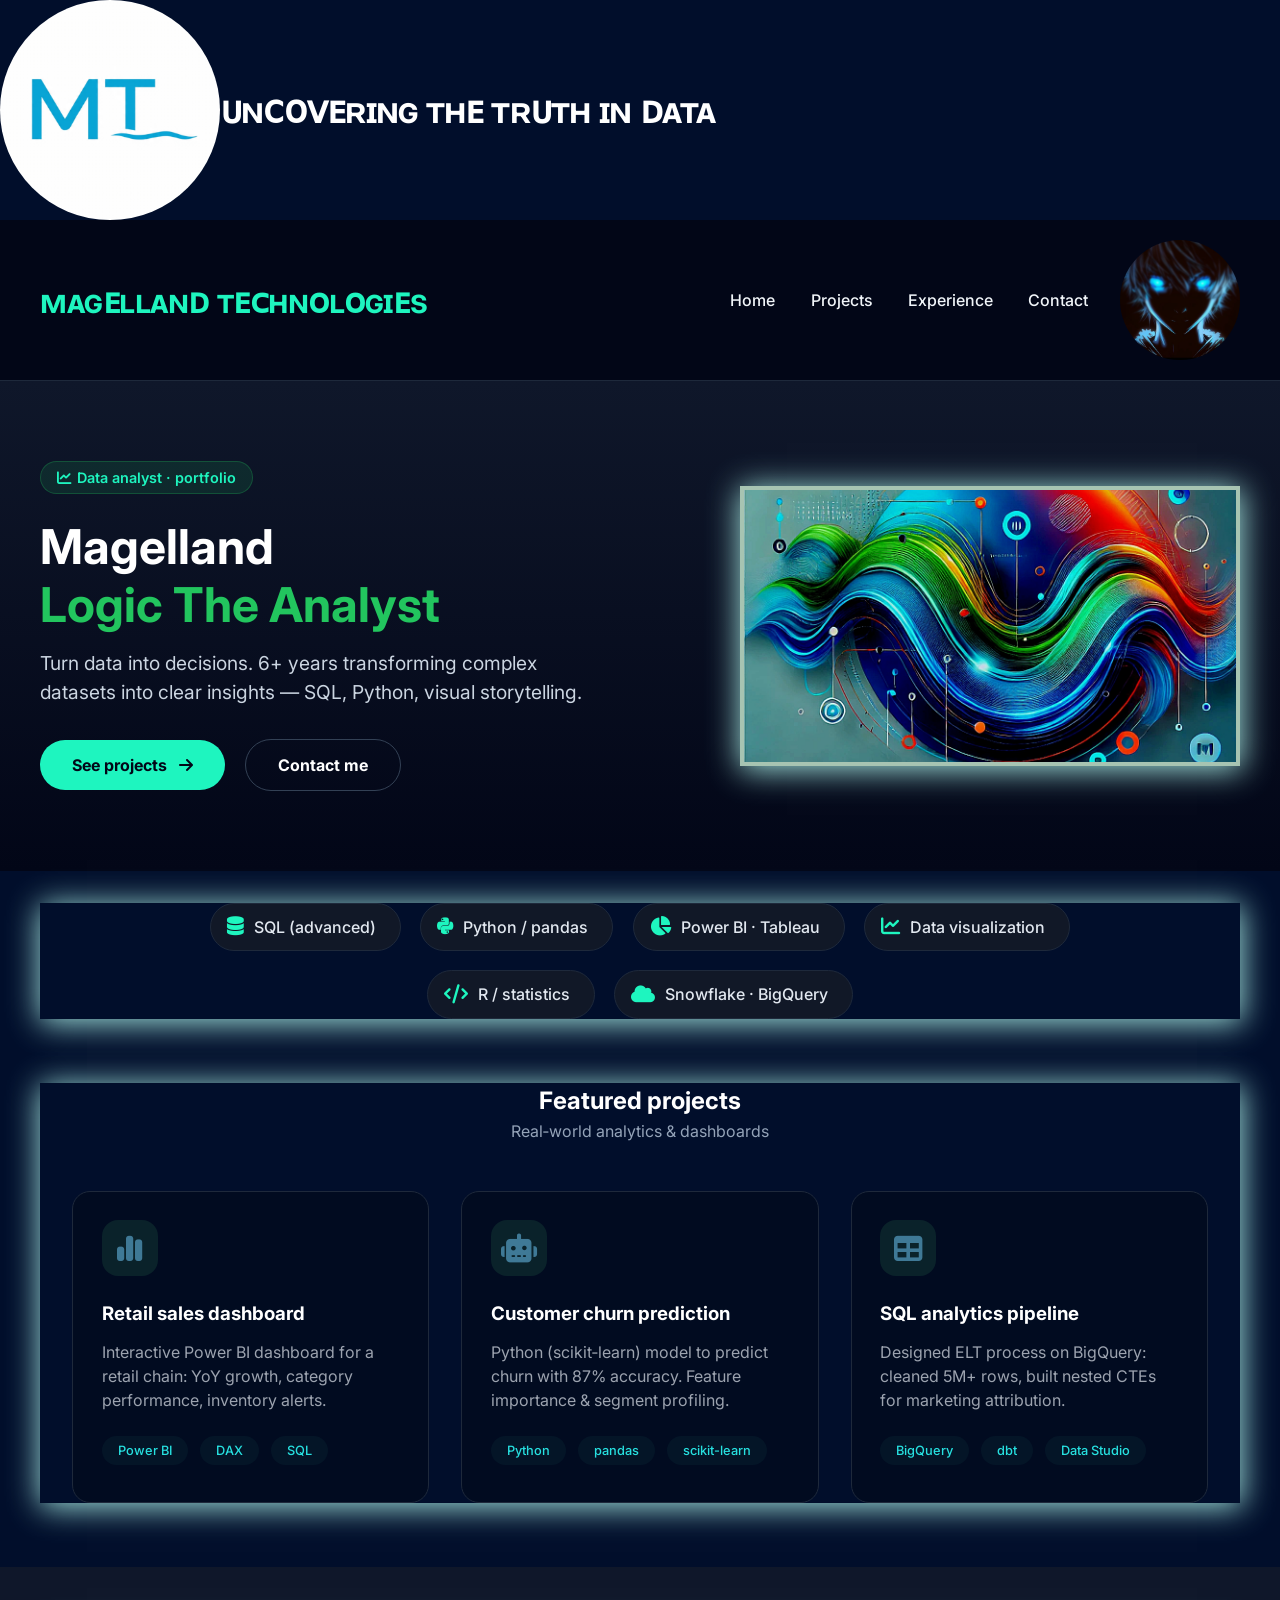
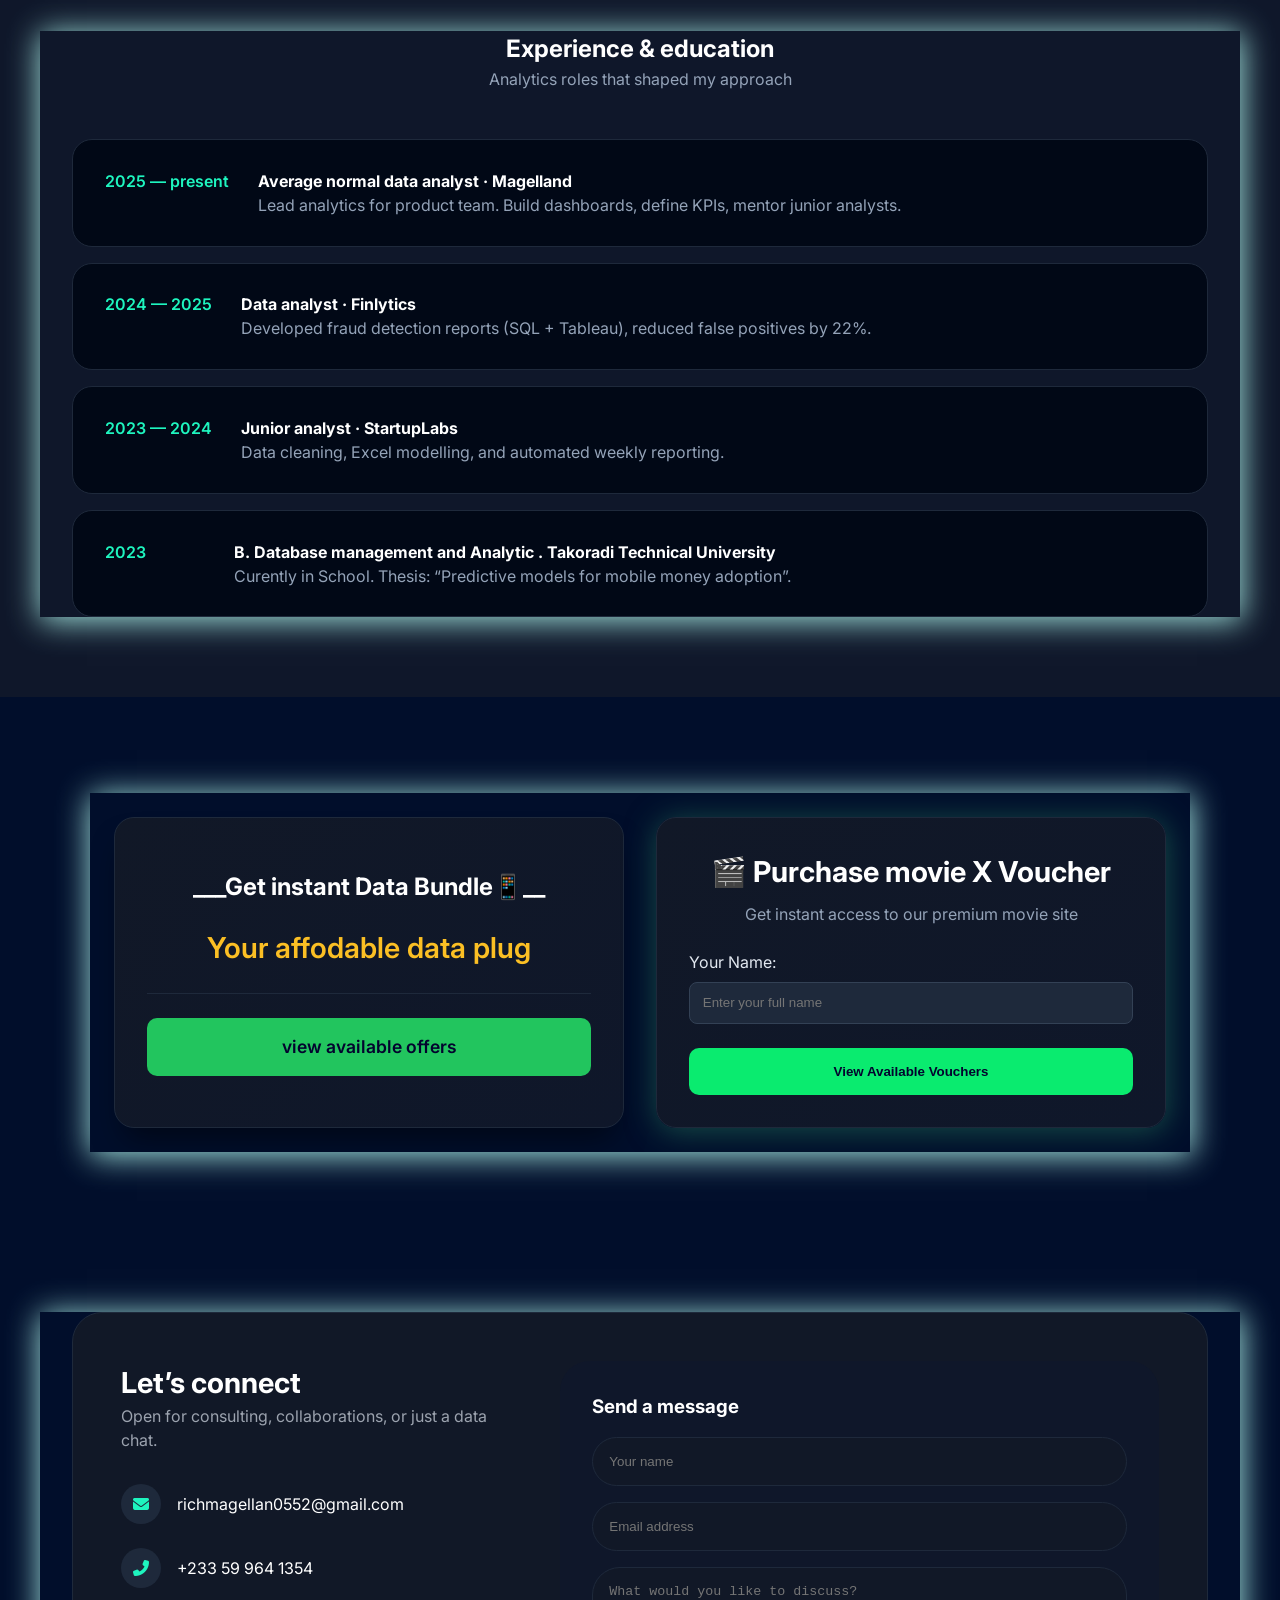
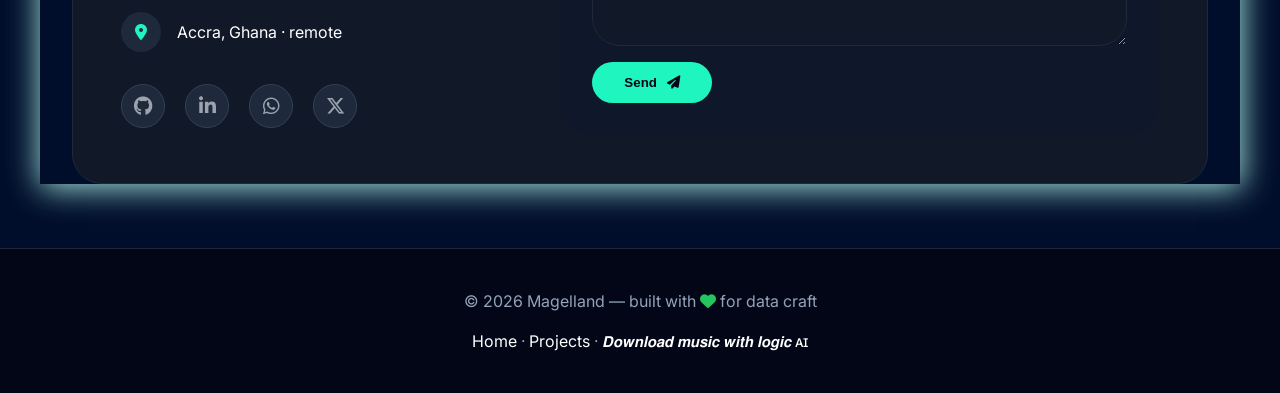
<file: index.html>
<!DOCTYPE html>
<html lang="en">
<head>
  <meta charset="UTF-8">
  <meta name="viewport" content="width=device-width, initial-scale=1.0">
  <title>Magelland · data portfolio</title>
  <!-- Font Awesome 6 (free) + Google Fonts (Inter) -->
  <link rel="stylesheet" href="https://cdnjs.cloudflare.com/ajax/libs/font-awesome/6.5.0/css/all.min.css">
  <link href="https://fonts.googleapis.com/css2?family=Inter:opsz,wght@14..32,400;14..32,500;14..32,600;14..32,700&display=swap" rel="stylesheet">
  <link rel="stylesheet" href="style.css">
  
   
</head>
 <div class="top-left-logo">
      <img src="bb.jpeg" alt="Magelland logo square">
      
  <div>
  <h1 class="custom-heading"><center>ᴜɴᴄᴏᴠᴇʀɪɴɢ ᴛʜᴇ ᴛʀᴜᴛʜ ɪɴ ᴅᴀᴛᴀ</center></h1>
</div>
    </div>
 
      <!-- left side brand (optional) -->
  
<body>
 
<!-- HEADER: with logo image at TOP RIGHT corner -->
<header>
   
  <p class="brand"><span> ᴍᴀɢᴇʟʟᴀɴᴅ ᴛᴇᴄʜɴᴏʟᴏɢɪᴇs</span></p>   <!-- left side brand (optional) -->
  <div style="display: flex; align-items: center;">
    <nav>
      <ul>
        <li><a href="#home">Home</a></li>
        <li><a href="#work">Projects</a></li>
        <li><a href="#experience">Experience</a></li>
        <li><a href="#contact">Contact</a></li>
      </ul>
    </nav>
    <!-- top‑right logo image (right angle) -->
    <div class="top-right-logo">
      <img src="da.jpg" alt="Magelland logo square">
    </div>
     
  </div>
</header>

<!-- HERO section with right‑angle profile image -->
<section id="home" class="hero">
  <div class="hero-grid">
    <div class="hero-content">
      <span class="badge"><i class="fas fa-chart-line" style="margin-right: 6px;"></i>Data analyst · portfolio</span>
      <h1>Magelland<br><span style="color: #22c55e;">Logic The Analyst</span></h1>
      <p class="subhead">Turn data into decisions. 6+ years transforming complex datasets into clear insights — SQL, Python, visual storytelling.</p>
      <div>
        <a href="#work" class="btn">See projects <i class="fas fa-arrow-right" style="margin-left: 8px;"></i></a>
        <a href="#contact" class="btn btn-outline">Contact me</a>
      </div>
    </div>
    <div class="hero-image">
      <div class="profile-pic">
        <!-- profile image (right‑angle square) -->
        <img src="dd.jpg" alt="Famous Sesebe profile square">
      </div>
    </div>
  </div>
</section>

<!-- SKILLS (dark chip style) -->
<section style="padding: 2rem 2rem 0;">
  <div class="container">
    <div class="skills-grid">
      <span class="skill-item"><i class="fas fa-database"></i> SQL (advanced)</span>
      <span class="skill-item"><i class="fab fa-python"></i> Python / pandas</span>
      <span class="skill-item"><i class="fas fa-chart-pie"></i> Power BI · Tableau</span>
      <span class="skill-item"><i class="fas fa-chart-line"></i> Data visualization</span>
      <span class="skill-item"><i class="fas fa-code"></i> R / statistics</span>
      <span class="skill-item"><i class="fas fa-cloud"></i> Snowflake · BigQuery</span>
    </div>
  </div>
</section>

<!-- PROJECTS -->
<section id="work">
  <div class="container">
    <div class="section-title">
      <h2 style="color:white;">Featured projects</h2>
      <p>Real‑world analytics & dashboards</p>
    </div>
    <div class="projects-grid">
      <div class="project-card">
        <div class="project-icon"><i class="fas fa-chart-simple"></i></div>
        <h3>Retail sales dashboard</h3>
        <p>Interactive Power BI dashboard for a retail chain: YoY growth, category performance, inventory alerts.</p>
        <span class="tech-tag">Power BI</span>
        <span class="tech-tag">DAX</span>
        <span class="tech-tag">SQL</span>
      </div>
      <div class="project-card">
        <div class="project-icon"><i class="fas fa-robot"></i></div>
        <h3>Customer churn prediction</h3>
        <p>Python (scikit‑learn) model to predict churn with 87% accuracy. Feature importance & segment profiling.</p>
        <span class="tech-tag">Python</span>
        <span class="tech-tag">pandas</span>
        <span class="tech-tag">scikit-learn</span>
      </div>
      <div class="project-card">
        <div class="project-icon"><i class="fas fa-table"></i></div>
        <h3>SQL analytics pipeline</h3>
        <p>Designed ELT process on BigQuery: cleaned 5M+ rows, built nested CTEs for marketing attribution.</p>
        <span class="tech-tag">BigQuery</span>
        <span class="tech-tag">dbt</span>
        <span class="tech-tag">Data Studio</span>
      </div>
    </div>
  </div>
</section>

<!-- EXPERIENCE -->
<section id="experience" class="section-alt">
  <div class="container">
    <div class="section-title">
      <h2 style="color:white;">Experience & education</h2>
      <p>Analytics roles that shaped my approach</p>
    </div>
    <div class="exp-item">
      <div class="exp-year">2025 — present</div>
      <div class="exp-detail">
        <h4>Average normal data analyst · Magelland</h4>
        <p>Lead analytics for product team. Build dashboards, define KPIs, mentor junior analysts.</p>
      </div>
    </div>
    <div class="exp-item">
      <div class="exp-year">2024 — 2025</div>
      <div class="exp-detail">
        <h4>Data analyst · Finlytics</h4>
        <p>Developed fraud detection reports (SQL + Tableau), reduced false positives by 22%.</p>
      </div>
    </div>
    <div class="exp-item">
      <div class="exp-year">2023 — 2024</div>
      <div class="exp-detail">
        <h4>Junior analyst · StartupLabs</h4>
        <p>Data cleaning, Excel modelling, and automated weekly reporting.</p>
      </div>
    </div>
    <div class="exp-item">
      <div class="exp-year">2023</div>
      <div class="exp-detail">
        <h4>B. Database management and Analytic . Takoradi Technical University</h4>
        <p>Curently in School. Thesis: “Predictive models for mobile money adoption”.</p>
      </div>
    </div>
  </div>
</section>

<section>
    <div class="combined-container">
        <!-- Left side: Data Card -->
        <div class="data-card">
            <h3>___Get instant Data Bundle📱__</h3>
            <div class="data-price"> </div>
            <div class="data-amount">Your affodable data plug</div>
            <p class="data-validity"></p>
            
            
            <a href="https://apisolution.net/agent?ref=100227" class="data-btn" target="_blank">
                view available offers
            </a>
        </div>
        
        <!-- Right side: Form -->
        <div class="voucher-container">
            <h1>🎬 Purchase movie X Voucher</h1>
            <p class="voucher-subtitle">Get instant access to our premium movie site</p>
            
            <form id="voucherForm" class="voucher-form">
                <div class="voucher-field-group">
                    <label for="name">Your Name:</label>
                    <input type="text" id="name" name="name" placeholder="Enter your full name" required>
                    <div class="voucher-error-msg" id="nameError"></div>
                </div>
                
                <div class="voucher-button-wrapper">
                    <a href="prices.html" class="voucher-link-wrapper">
                        <button type="button" class="voucher-purchase-btn">
                            View Available Vouchers
                        </button>
                    </a>
                </div>
            </form>
        </div>
    </div>
</section>
    <script>
        function purchaseVoucher() {
            const nameInput = document.getElementById('name');
            const name = nameInput.value.trim();
            const errorElement = document.getElementById('nameError');
       
}

            
            // Validate name is provided
            if (name === '') {
                errorElement.style.display = 'block';
                nameInput.style.borderColor = '#ff4444';
                return;
            }
            
            // Hide any previous error messages
            errorElement.style.display = 'none';
            nameInput.style.borderColor = '#ddd';
            
            // Show thank you message
            document.getElementById('thankYouMessage').style.display = 'block';
            
            // Disable the purchase button to prevent double clicking
            document.querySelector('.purchase-btn').disabled = true;
            document.querySelector('.purchase-btn').style.opacity = '0.7';
            document.querySelector('.purchase-btn').style.cursor = 'not-allowed';
            
            // Store the customer name in localStorage if needed
            localStorage.setItem('customerName', name);
            localStorage.setItem('purchaseDate', new Date().toISOString());
            
            // Redirect to another site after 2 seconds
            setTimeout(function() {
                // Replace with your actual movie site URL
                window.location.href = 'https://your-movie-site.com';
            }, 2000);
        
        
        // Auto-fill name if previously entered
        window.onload = function() {
            const savedName = localStorage.getItem('customerName');
            if (savedName) {
                document.getElementById('name').value = savedName;
            }
        };
    </script>

<!-- CONTACT -->
<section id="contact">
  <div class="container">
    <div class="contact-flex">
      <div class="contact-info">
        <h3>Let’s connect</h3>
        <p style="color:#9ca3af; margin-bottom: 2rem;">Open for consulting, collaborations, or just a data chat.</p>
        <div class="contact-detail">
          <i class="fas fa-envelope"></i> <span>richmagellan0552@gmail.com</span>
        </div>
        <div class="contact-detail">
          <i class="fas fa-phone-alt"></i> <span>+233 59 964 1354</span>
        </div>
        <div class="contact-detail">
          <i class="fas fa-map-marker-alt"></i> <span>Accra, Ghana · remote</span>
        </div>
        <div class="social-links" style="margin-top: 2rem;">
          <a href="https://github.com/magelland0552" target="_blank"><i class="fab fa-github"></i></a>
          <a href="https://linkedin.com/in/famous-sesebe-7a6383358" target="_blank"><i class="fab fa-linkedin-in"></i></a>
          <a href="https://wa.me/233599641354" target="_blank"><i class="fab fa-whatsapp"></i></a>
          <a href="#"><i class="fab fa-x-twitter"></i></a>
        </div>
      </div>
      <div class="contact-form">
        <h3>Send a message</h3>
        <form onsubmit="event.preventDefault(); alert('(demo) thanks for reaching out!');">
          <div style="display: grid; gap: 1rem;">
            <input type="text" placeholder="Your name">
            <input type="email" placeholder="Email address">
            <textarea rows="3" placeholder="What would you like to discuss?"></textarea>
            <button type="submit" class="btn" style="width: fit-content;">Send <i class="fas fa-paper-plane" style="margin-left: 6px;"></i></button>
          </div>
        </form>
      </div>
    </div>
  </div>
</section>

<!-- FOOTER -->
<footer>
  <p>© 2026 Magelland — built with <i class="fas fa-heart" style="color: #22c55e;"></i> for data craft</p>
  <div style="margin-top: 1rem;">
    <a href="#">Home</a> · <a href="#work">Projects</a> · <a href="https://t.me/Magellandbot">𝘿𝙤𝙬𝙣𝙡𝙤𝙖𝙙 𝙢𝙪𝙨𝙞𝙘 𝙬𝙞𝙩𝙝 𝙡𝙤𝙜𝙞𝙘 ᴀɪ</a>
  </div>
</footer>

<script>
  (function() {
    console.log('dark portfolio with right‑angle images & top‑right logo');
  })();
</script>
</body>
</html>
</file>
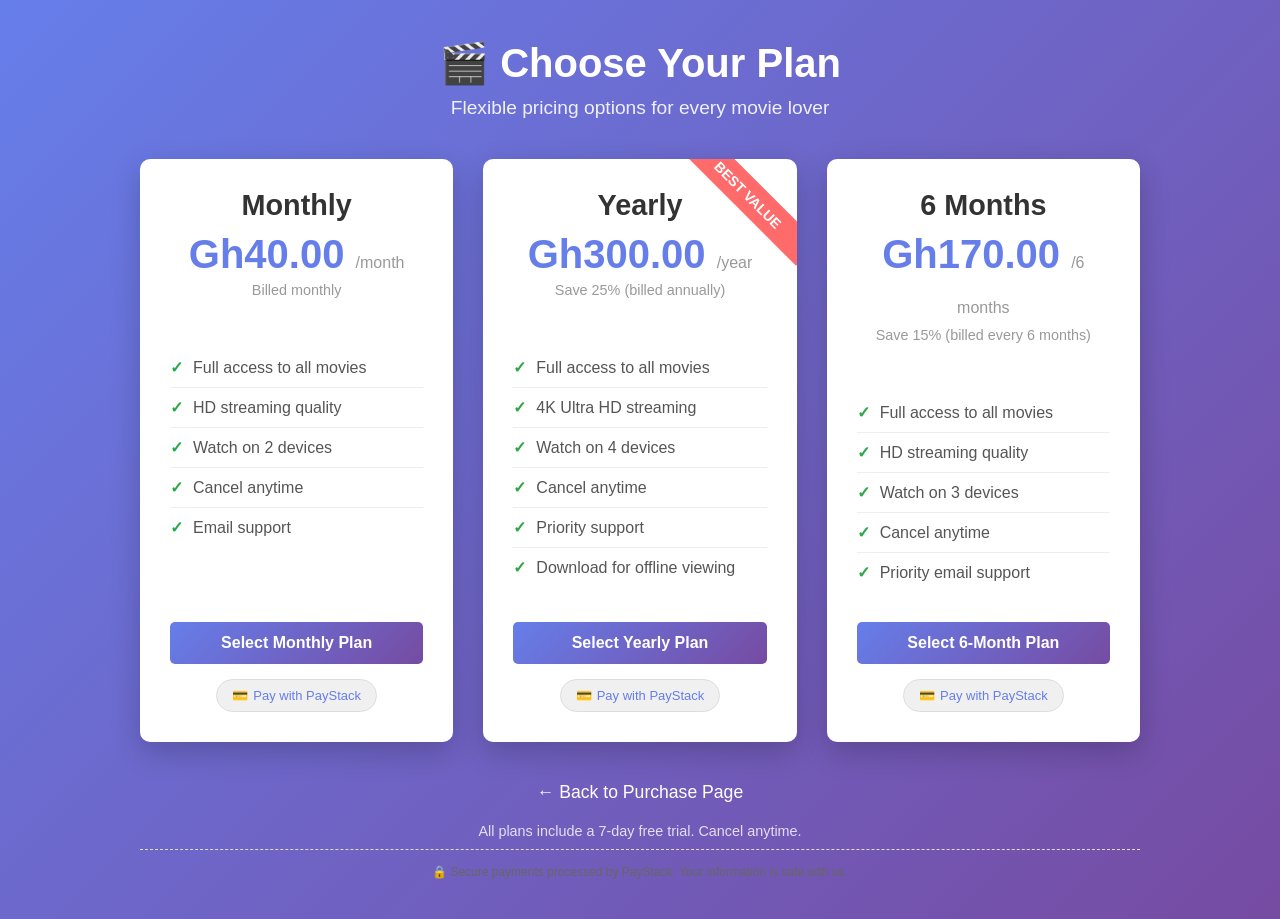
<file: prices.html>
<!DOCTYPE html>
<html lang="en">
<head>
    <meta charset="UTF-8">
    <meta name="viewport" content="width=device-width, initial-scale=1.0">
    <title>Pricing Plans - Movie Access</title>
    <style>
        * {
            margin: 0;
            padding: 0;
            box-sizing: border-box;
        }
        
        body {
            font-family: Arial, sans-serif;
            background: linear-gradient(135deg, #667eea 0%, #764ba2 100%);
            min-height: 100vh;
            padding: 40px 20px;
        }
        
        .container {
            max-width: 1000px;
            margin: 0 auto;
        }
        
        .header {
            text-align: center;
            color: white;
            margin-bottom: 40px;
        }
        
        .header h1 {
            font-size: 2.5em;
            margin-bottom: 10px;
        }
        
        .header p {
            font-size: 1.2em;
            opacity: 0.9;
        }
        
        .pricing-grid {
            display: grid;
            grid-template-columns: repeat(auto-fit, minmax(280px, 1fr));
            gap: 30px;
            margin-bottom: 40px;
        }
        
        .pricing-card {
            background: white;
            border-radius: 10px;
            padding: 30px;
            box-shadow: 0 10px 30px rgba(0,0,0,0.2);
            transition: transform 0.3s;
            position: relative;
            overflow: hidden;
            display: flex;
            flex-direction: column;
        }
        
        .pricing-card:hover {
            transform: translateY(-10px);
        }
        
        .popular-tag {
            position: absolute;
            top: 20px;
            right: -35px;
            background: #ff6b6b;
            color: white;
            padding: 8px 40px;
            transform: rotate(45deg);
            font-size: 14px;
            font-weight: bold;
        }
        
        .card-header {
            text-align: center;
            margin-bottom: 20px;
        }
        
        .card-header h2 {
            color: #333;
            font-size: 1.8em;
            margin-bottom: 10px;
        }
        
        .price {
            font-size: 2.5em;
            color: #667eea;
            font-weight: bold;
        }
        
        .price span {
            font-size: 0.4em;
            color: #999;
            font-weight: normal;
        }
        
        .period {
            color: #999;
            font-size: 0.9em;
            margin-top: 5px;
        }
        
        .features {
            list-style: none;
            margin: 30px 0;
            flex-grow: 1;
        }
        
        .features li {
            padding: 10px 0;
            color: #555;
            display: flex;
            align-items: center;
            gap: 10px;
            border-bottom: 1px solid #eee;
        }
        
        .features li:last-child {
            border-bottom: none;
        }
        
        .features li::before {
            content: "✓";
            color: #28a745;
            font-weight: bold;
        }
        
        .select-btn {
            width: 100%;
            padding: 12px;
            background: linear-gradient(135deg, #667eea 0%, #764ba2 100%);
            color: white;
            border: none;
            border-radius: 5px;
            font-size: 16px;
            font-weight: bold;
            cursor: pointer;
            transition: transform 0.3s, box-shadow 0.3s;
            margin-bottom: 10px;
        }
        
        .select-btn:hover {
            transform: translateY(-2px);
            box-shadow: 0 5px 15px rgba(102, 126, 234, 0.4);
        }
        
        /* New PayStack link styling */
        .paystack-link {
            text-align: center;
            margin-top: 5px;
        }
        
        .paystack-link a {
            color: #667eea;
            text-decoration: none;
            font-size: 13px;
            transition: color 0.3s;
            display: inline-flex;
            align-items: center;
            gap: 5px;
            background: #f0f0f0;
            padding: 8px 15px;
            border-radius: 20px;
            border: 1px solid #ddd;
        }
        
        .paystack-link a:hover {
            color: #764ba2;
            background: #e8e8e8;
            border-color: #667eea;
        }
        
        .paystack-link img {
            width: 16px;
            height: 16px;
        }
        
        .back-link {
            text-align: center;
            margin-top: 40px;
        }
        
        .back-link a {
            color: white;
            text-decoration: none;
            font-size: 1.1em;
            transition: opacity 0.3s;
            display: inline-flex;
            align-items: center;
            gap: 5px;
        }
        
        .back-link a:hover {
            opacity: 0.8;
            text-decoration: underline;
        }
        
        .note {
            text-align: center;
            color: white;
            margin-top: 20px;
            font-size: 0.9em;
            opacity: 0.8;
        }
        
        .payment-note {
            text-align: center;
            color: #666;
            font-size: 12px;
            margin-top: 10px;
            border-top: 1px dashed #ddd;
            padding-top: 15px;
        }
    </style>
</head>
<body>
    <div class="container">
        <div class="header">
            <h1>🎬 Choose Your Plan</h1>
            <p>Flexible pricing options for every movie lover</p>
        </div>
        
        <div class="pricing-grid">
            <!-- Monthly Plan -->
            <div class="pricing-card">
                <div class="card-header">
                    <h2>Monthly</h2>
                    <div class="price">Gh40.00 <span>/month</span></div>
                    <div class="period">Billed monthly</div>
                </div>
                <ul class="features">
                    <li>Full access to all movies</li>
                    <li>HD streaming quality</li>
                    <li>Watch on 2 devices</li>
                    <li>Cancel anytime</li>
                    <li>Email support</li>
                </ul>
                <button class="select-btn" onclick="selectPlan('monthly')">Select Monthly Plan</button>
                
                <!-- PayStack Link for Monthly -->
                <div class="paystack-link">
                    <a href="https://paystack.com/buy/movie-x-monthly-voucher-cmbuvo" target="_blank">
                        <span>💳</span> Pay with PayStack
                    </a>
                </div>
            </div>
            
            <!-- Yearly Plan (Popular) -->
            <div class="pricing-card">
                <div class="popular-tag">BEST VALUE</div>
                <div class="card-header">
                    <h2>Yearly</h2>
                    <div class="price">Gh300.00 <span>/year</span></div>
                    <div class="period">Save 25% (billed annually)</div>
                </div>
                <ul class="features">
                    <li>Full access to all movies</li>
                    <li>4K Ultra HD streaming</li>
                    <li>Watch on 4 devices</li>
                    <li>Cancel anytime</li>
                    <li>Priority support</li>
                    <li>Download for offline viewing</li>
                </ul>
                <button class="select-btn" onclick="selectPlan('yearly')">Select Yearly Plan</button>
                
                <!-- PayStack Link for Yearly -->
                <div class="paystack-link">
                    <a href="https://paystack.com/buy/movie-x-yearly-voucher-kyoyga" target="_blank">
                        <span>💳</span> Pay with PayStack
                    </a>
                </div>
            </div>
            
            <!-- Half-Year Plan -->
            <div class="pricing-card">
                <div class="card-header">
                    <h2>6 Months</h2>
                    <div class="price">Gh170.00 <span>/6 months</span></div>
                    <div class="period">Save 15% (billed every 6 months)</div>
                </div>
                <ul class="features">
                    <li>Full access to all movies</li>
                    <li>HD streaming quality</li>
                    <li>Watch on 3 devices</li>
                    <li>Cancel anytime</li>
                    <li>Priority email support</li>
                </ul>
                <button class="select-btn" onclick="selectPlan('halfyear')">Select 6-Month Plan</button>
                
                <!-- PayStack Link for Half-Year -->
                <div class="paystack-link">
                    <a href="https://paystack.com/buy/movie-x-6-month-voucher-upjncr" target="_blank">
                        <span>💳</span> Pay with PayStack
                    </a>
                </div>
            </div>
        </div>
        
        <div class="back-link">
            <a href="index.html">← Back to Purchase Page</a>
        </div>
        
        <div class="note">
         All plans include a 7-day free trial. Cancel anytime.
        </div>
        
        <div class="payment-note">
            🔒 Secure payments processed by PayStack. Your information is safe with us.
        </div>
    </div>

    <script>
        function selectPlan(planType) {
            // Store selected plan in localStorage
            localStorage.setItem('selectedPlan', planType);
            
            // Get current date
            const now = new Date();
            
            // Calculate expiry based on plan
            let expiryDate = new Date();
            switch(planType) {
                case 'monthly':
                    expiryDate.setMonth(expiryDate.getMonth() + 1);
                    break;
                case 'halfyear':
                    expiryDate.setMonth(expiryDate.getMonth() + 6);
                    break;
                case 'yearly':
                    expiryDate.setFullYear(expiryDate.getFullYear() + 1);
                    break;
            }
            
            localStorage.setItem('planExpiry', expiryDate.toISOString());
            
            // Redirect back to purchase page with plan pre-selected
            window.location.href = 'index.html?plan=' + planType;
        }
        
        // Check if coming from index.html with plan selected
        window.onload = function() {
            const urlParams = new URLSearchParams(window.location.search);
            const plan = urlParams.get('plan');
            
            if (plan) {
                // Highlight the selected plan
                alert('You selected the ' + plan + ' plan! Please complete your payment with PayStack below.');
            }
        };
    </script>
</body>
</html>
</file>
<file: style.css>
* {
      margin: 0;
      padding: 0;
      box-sizing: border-box;
    }

.custom-heading {
  font-weight: 600;
  font-size: 2.4rem;
  color: rgb(255, 255, 255);
  align-items: center;
  letter-spacing: -0.02em;
}
    

    body {
      font-family: 'Inter', Arial, sans-serif;
      background: #010e2b;      /* dark background as requested */
      color: white;
      line-height: 1.5;
    }

    a {
      text-decoration: none;
      color: #FFFFFF;           /* original green */
    }

    /* ----- header (dark, with logo right) ----- */
    header {
      display: flex;
      justify-content: space-between;
      align-items: center;
      padding: 20px 40px;
      background: #020617;       /* original header bg */
      border-bottom: 1px solid #1e293b;
      position: sticky;
      top: 0;
      z-index: 100;
      flex-wrap: wrap;
    }

    /* LEFT side: empty but we push nav to left? we want logo at right corner, 
       so we keep left side minimal, but we also need a site identity? 
       Actually original request: "logo at the top-right corner" — we put logo image on right */
    .brand {
      font-weight: 600;
      font-size: 1.4rem;
      color: white;
      letter-spacing: -0.02em;
    }
    .brand span {
      color: #1ef5bf;
      font-weight: 10000;
      font-size: 2.2rem;
    }

    /* right side logo (image) */
    .top-right-logo {
      display: flex;
      align-items: center;
    }
    .top-right-logo img {

    border-radius: 50%;  /* This makes it circular */

      width: 120px;
      height: 120px;
      border-radius: 2px 30px 12px 38;          /* right‑angle square – no rounding */
      object-fit: cover;
      border: 2px 4px 30px solid #1ef5bf;
      background: #0f172a;
    }
 .top-left-logo {
      display: flex;
      align-items: center;
    }
    .top-left-logo img {

    border-radius: 50%;  /* This makes it circular */

      width: 220px;
      height: 220px;
      border-radius: 2px 30px 12px 38;          /* right‑angle square – no rounding */
      object-fit: cover;
      border: 2px 4px 30px solid #1ef5bf;
      background: #0f172a;
    }
    /* navigation – inline before the logo */
    nav ul {
      display: flex;
      list-style: none;
      gap: 2.2rem;
      margin-right: 2rem;
    }
    nav a {
      color: #f1f5f9;
      font-weight: 500;
      font-size: 1rem;
      padding-bottom: 4px;
      border-bottom: 2px solid transparent;
    }
    nav a:hover {
      border-bottom-color: #1ef5bf;
      color: white;
    }

    /* ----- hero (dark gradient) ----- */
    .hero {
      text-align: left;           /* but we keep container flex for alignment */
      padding: 5rem 2rem;
      background: linear-gradient(#0f172a, #020617);
    }
    .hero-grid {
      max-width: 1200px;
      margin: 0 auto;
      display: flex;
      flex-wrap: wrap;
      align-items: center;
      gap: 3rem;
    }
    .hero-content {
      flex: 1 1 450px;
    }
    .badge {
      background: #22c55e20;
      color: #1ef5bf;
      padding: 0.3rem 1rem;
      border-radius: 40px;
      font-size: 0.9rem;
      font-weight: 600;
      display: inline-block;
      margin-bottom: 1.5rem;
      border: 1px solid #22c55e40;
    }
    .hero-content h1 {
      font-size: 3rem;
      margin-bottom: 1rem;
      line-height: 1.2;
    }
    .hero-content .subhead {
      font-size: 1.2rem;
      color: #cbd5e1;
      max-width: 550px;
      margin-bottom: 2rem;
    }
    .hero-image {
      flex: 1 1 300px;
      display: flex;
      justify-content: center;
    }
    /* profile image – right angle square */
    .profile-pic {
      width: 500px;
      height: 280px;
      border-radius: 0;            /* right‑angle square */
      background: #1e293b;
      border: 4px solid #a7c4b2;
      box-shadow: 1px 3px 30px 1px rgb(162, 228, 222);
      overflow: hidden;
    }
    .profile-pic img {
      width: 100%;
      height: 100%;
      object-fit: cover;
      display: block;
    }

    .btn {
      display: inline-block;
      background: #1ef5bf;
      color: #020617;
      font-weight: 600;
      padding: 0.8rem 2rem;
      border-radius: 60px;
      border: none;
      transition: 0.2s;
      font-weight: 700;
    }
    .btn-outline {
      background: transparent;
      color: white;
      border: 1.5px solid #334155;
      margin-left: 1rem;
    }
    .btn-outline:hover {
      border-color: #1ef5bf;
      background: #1e293b;
    }
    .btn:hover {
      background: #1ef5bf;
      transform: translateY(-2px);
    }

    /* container */
    .container {
      max-width: 1200px;
      margin: 0 auto;
      padding: 0 2rem;
      box-shadow: 1px 3px 30px 1px rgb(162, 228, 222);
    }

    /* sections */
    section {
      padding: 4rem 2rem;
    }
    .section-alt {
      background: #0f172a;        /* slightly lighter dark */
     }
    .section-title {
      text-align: center;
      max-width: 700px;
      margin: 0 auto 3rem;
    }
    .section-title p {
      color: #94a3b8;
    }

    /* skills grid */
    .skills-grid {
      display: flex;
      flex-wrap: wrap;
      justify-content: center;
      gap: 1.2rem;
      max-width: 900px;
      margin: 0 auto;
    }
    .skill-item {
      background: #111827;
      padding: 0.7rem 1.5rem 0.7rem 1rem;
      border-radius: 60px;
      border: 1px solid #1e293b;
      display: inline-flex;
      align-items: center;
      gap: 0.6rem;
      font-weight: 500;
      color: #e2e8f0;
    }
    .skill-item i {
      color: #1ef5bf;
      font-size: 1.2rem;
    }

    /* project cards (dark) */
    .projects-grid {
      display: grid;
      grid-template-columns: repeat(auto-fit, minmax(300px, 1fr));
      gap: 2rem;
    }
    .project-card {
      background: #010b20;
      border-radius: 18px;
      padding: 1.8rem;
      border: 1px solid #1e293b;
      transition: 0.2s;
    }
    .project-card:hover {
      border-color: hsl(170, 86%, 54%);
      box-shadow: 0 20px 25px -12px #22c55e20;
    }
    .project-icon {
      background: #48c07420;
      width: 56px;
      height: 56px;
      border-radius: 16px;
      display: flex;
      align-items: center;
      justify-content: center;
      margin-bottom: 1.5rem;
      color: #3f7996;
      font-size: 1.8rem;
    }
    .project-card h3 {
      margin-bottom: 0.75rem;
    }
    .project-card p {
      color: #9ca3af;
      margin-bottom: 1.5rem;
    }
    .tech-tag {
      display: inline-block;
      background: #041527;
      padding: 0.3rem 1rem;
      border-radius: 40px;
      font-size: 0.8rem;
      font-weight: 500;
      color: #27e0e0;
      margin-right: 0.5rem;
      margin-bottom: 0.5rem;
    }

    /* experience (dark cards) */
    .exp-item {
      display: flex;
      gap: 1.8rem;
      background: #010816;
      padding: 1.8rem 2rem;
      border-radius: 20px;
      border: 1px solid #1e293b;
      margin-bottom: 1rem;
    }
    .exp-year {
      font-weight: 600;
      color: #1ef5bf;
      min-width: 100px;
    }
    .exp-detail p {
      color: #94a3b8;
    }
   /* Combined container - holds both elements side by side */
.combined-container {
    display: flex;
    flex-direction: row; /* Left to right */
    gap: 2rem;
    max-width: 1100px;
    margin: 2rem auto;
    padding: 1.5rem;
    background: transparent; /* Or set a background if you want */
    align-items: stretch;
    box-shadow: 1px 3px 30px 1px rgb(162, 228, 222);
      overflow: hidden;
}

/* Data card - left side (will be on the left) */
.combined-container .data-card {
    flex: 1;
    margin: 0;
    max-width: none;
    background: linear-gradient(145deg, #111827, #0f172a);
    border-radius: 20px;
    padding: 2rem;
    border: 1px solid #1e293b;
    box-shadow: 0 20px 30px -10px rgba(0, 0, 0, 0.5);
    display: flex;
    flex-direction: column;
    justify-content: center;
}

/* Voucher container - right side (will be on the right) */
.combined-container .voucher-container {
    flex: 1;
    margin: 0;
    max-width: none;
    background: linear-gradient(145deg, #111827, #0f172a);
    border-radius: 20px;
    padding: 2rem;
    border: 1px solid #1e293b;
    box-shadow: 0 20px 30px -10px rgba(0, 0, 0, 0.5);
    box-shadow: 1px 3px 30px 1px rgb(21, 75, 70);
       
}

/* Make both containers equal height */
.combined-container > div {
    display: flex;
    flex-direction: column;
}

/* Data card inner elements styling */
.combined-container .data-card h3 {
    color: white;
    font-size: 1.5rem;
    margin-bottom: 1rem;
    text-align: center;
}

.combined-container .data-card .data-price {
    color: #22c55e;
    font-size: 2.5rem;
    font-weight: 700;
    margin-bottom: 0.3rem;
    text-align: center;
}

.combined-container .data-card .data-amount {
    color: #fbbf24;
    font-size: 1.8rem;
    font-weight: 600;
    margin-bottom: 0.5rem;
    text-align: center;
}

.combined-container .data-card .data-validity {
    color: #94a3b8;
    margin-bottom: 1.5rem;
    padding-bottom: 1rem;
    border-bottom: 1px solid #1e293b;
    text-align: center;
      overflow: hidden;
}

.combined-container .data-card .data-btn {
    display: inline-block;
    width: 100%;
    padding: 1rem;
    background: #22c55e;
    color: rgb(3, 3, 46);
    text-decoration: none;
    border-radius: 10px;
    font-weight: 600;
    font-size: 1.1rem;
    transition: background 0.3s ease;
    border: none;
    cursor: pointer;
    text-align: center;
}

.combined-container .data-card .data-btn:hover {
    background: #15ecf3;
}

/* Voucher container inner elements styling */
.combined-container .voucher-container h1 {
    color: white;
    font-size: 1.8rem;
    margin-bottom: 0.5rem;
    text-align: center;
}

.combined-container .voucher-container .voucher-subtitle {
    color: #94a3b8;
    margin-bottom: 1.5rem;
    text-align: center;
    
}

.combined-container .voucher-field-group {
    margin-bottom: 1.5rem;
}

.combined-container .voucher-field-group label {
    display: block;
    margin-bottom: 0.5rem;
    color: #e2e8f0;
}

.combined-container .voucher-field-group input {
    width: 100%;
    padding: 0.8rem;
    background: #1e293b;
    border: 1px solid #334155;
    border-radius: 8px;
    color: rgb(3, 3, 37);
    
    
}

.combined-container .voucher-purchase-btn {
    width: 100%;
    padding: 1rem;
    background: #0aeb6f;
    color: rgb(3, 3, 46);
    border: none;
    border-radius: 10px;
    font-weight: 600;
    cursor: pointer;
    transition: background 0.3s ease;
}

.combined-container .voucher-purchase-btn:hover {
    background: #15ecf3;
}

/* Responsive - stack on mobile */
@media (max-width: 768px) {
    .combined-container {
        flex-direction: column; /* Stack vertically on mobile */
        gap: 1.5rem;
        padding: 1rem;
    }
    
    .combined-container .data-card,
    .combined-container .voucher-container {
        width: 100%;
    }
}
    /* contact section (dark) */
    .contact-flex {
      display: flex;
      flex-wrap: wrap;
      gap: 2.5rem;
      background: #111827;
      padding: 3rem;
      border-radius: 30px;
      border: 1px solid #1e293b;
    }
    .contact-info {
      flex: 1 1 250px;
    }
    .contact-info h3 {
      font-size: 1.8rem;
    }
    .contact-detail {
      margin: 1.5rem 0;
      display: flex;
      align-items: center;
      gap: 1rem;
    }
    .contact-detail i {
      width: 40px;
      height: 40px;
      background: #1e293b;
      border-radius: 50%;
      display: inline-flex;
      align-items: center;
      justify-content: center;
      color: #1ef5bf;
    }
    .social-links a {
      display: inline-flex;
      margin-right: 1rem;
      background: #1e293b;
      width: 44px;
      height: 44px;
      border-radius: 50%;
      align-items: center;
      justify-content: center;
      color: #9ca3af;
      font-size: 1.2rem;
      border: 1px solid #334155;
      transition: 0.2s;
    }
    .social-links a:hover {
      background: #1ef5bf;
      color: #020617;
    }

    /* form inside contact */
    .contact-form {
      flex: 2 1 300px;
      background: #0f172a;
      border-radius: 30px;
      padding: 2rem;
    }
    .contact-form h3 {
      margin-bottom: 1rem;
    }
    .contact-form input, .contact-form textarea {
      padding: 1rem;
      border-radius: 40px;
      border: 1px solid #1e293b;
      background: #111827;
      color: white;
      width: 100%;
    }
    .contact-form textarea {
      border-radius: 28px;
    }

    /* footer */
    footer {
      text-align: center;
      padding: 2.5rem 1rem;
      background: #020617;
      border-top: 1px solid #1e293b;
      color: #94a3b8;
    }

    /* ===== RESPONSIVE DESIGN FOR ALL DEVICES ===== */
/* Add this at the end of your CSS file */

/* Extra small devices (phones, 600px and down) */
@media only screen and (max-width: 600px) {
    /* Header */
    header {
        padding: 15px 20px;
        flex-direction: column;
        text-align: center;
    }
    
    .brand span {
        font-size: 1.8rem;
    }
    
    .top-right-logo img {
        width: 80px;
        height: 80px;
        margin-top: 10px;
    }
    
    nav ul {
        gap: 1rem;
        margin-right: 0;
        flex-wrap: wrap;
        justify-content: center;
        padding: 10px 0;
    }
    
    nav a {
        font-size: 0.9rem;
    }
    
    /* Hero section */
    .hero {
        padding: 3rem 1rem;
    }
    
    .hero-grid {
        gap: 2rem;
    }
    
    .hero-content h1 {
        font-size: 2rem;
    }
    
    .hero-content .subhead {
        font-size: 1rem;
    }
    
    .profile-pic {
        width: 100%;
        height: auto;
        max-width: 350px;
        margin: 0 auto;
    }
    
    .btn, .btn-outline {
        display: block;
        width: 100%;
        margin: 0.5rem 0;
        text-align: center;
    }
    
    .btn-outline {
        margin-left: 0;
    }
    
    /* Combined container */
    .combined-container {
        flex-direction: column;
        padding: 1rem;
        gap: 1.5rem;
        margin: 1rem auto;
    }
    
    .combined-container .data-card,
    .combined-container .voucher-container {
        width: 100%;
        padding: 1.5rem;
    }
    
    .combined-container .data-card .data-price {
        font-size: 2rem;
    }
    
    .combined-container .data-card .data-amount {
        font-size: 1.5rem;
    }
    
    .combined-container .voucher-container h1 {
        font-size: 1.5rem;
    }
    
    /* Skills grid */
    .skills-grid {
        gap: 0.8rem;
    }
    
    .skill-item {
        padding: 0.5rem 1rem;
        font-size: 0.85rem;
    }
    
    /* Projects grid */
    .projects-grid {
        grid-template-columns: 1fr;
        gap: 1.5rem;
    }
    
    .project-card {
        padding: 1.5rem;
    }
    
    /* Experience */
    .exp-item {
        flex-direction: column;
        gap: 0.5rem;
        padding: 1.5rem;
    }
    
    .exp-year {
        min-width: auto;
    }
    
    /* Contact section */
    .contact-flex {
        flex-direction: column;
        padding: 1.5rem;
        gap: 1.5rem;
    }
    
    .contact-info h3 {
        font-size: 1.5rem;
        text-align: center;
    }
    
    .contact-detail {
        justify-content: center;
    }
    
    .social-links {
        text-align: center;
    }
    
    .contact-form {
        padding: 1.5rem;
    }
    
    /* Container */
    .container {
        padding: 0 1rem;
    }
    
    section {
        padding: 2rem 1rem;
    }
    
    h1 {
        font-size: 2rem;
    }
    
    h2 {
        font-size: 1.8rem;
    }
}

/* Small devices (portrait tablets and large phones, 600px to 768px) */
@media only screen and (min-width: 601px) and (max-width: 768px) {
    header {
        padding: 15px 25px;
    }
    
    .brand span {
        font-size: 2rem;
    }
    
    .top-right-logo img {
        width: 90px;
        height: 90px;
    }
    
    nav ul {
        gap: 1.5rem;
    }
    
    .hero-content h1 {
        font-size: 2.5rem;
    }
    
    .profile-pic {
        width: 400px;
        height: 250px;
    }
    
    .combined-container {
        flex-direction: column;
        gap: 1.5rem;
        padding: 1.5rem;
    }
    
    .combined-container .data-card,
    .combined-container .voucher-container {
        width: 100%;
    }
    
    .btn, .btn-outline {
        padding: 0.7rem 1.5rem;
    }
    
    .projects-grid {
        grid-template-columns: repeat(2, 1fr);
    }
    
    .contact-flex {
        padding: 2rem;
    }
}

/* Medium devices (landscape tablets, 768px to 992px) */
@media only screen and (min-width: 769px) and (max-width: 992px) {
    header {
        padding: 15px 30px;
    }
    
    .top-right-logo img {
        width: 100px;
        height: 100px;
    }
    
    .hero-content h1 {
        font-size: 2.8rem;
    }
    
    .profile-pic {
        width: 450px;
        height: 260px;
    }
    
    .combined-container {
        max-width: 95%;
        gap: 1.5rem;
    }
    
    .projects-grid {
        grid-template-columns: repeat(2, 1fr);
    }
    
    .container {
        max-width: 95%;
    }
}

/* Large devices (laptops/desktops, 992px to 1200px) */
@media only screen and (min-width: 993px) and (max-width: 1200px) {
    .combined-container {
        max-width: 95%;
    }
    
    .container {
        max-width: 95%;
    }
    
    .hero-content h1 {
        font-size: 3rem;
    }
}

/* Extra large devices (large laptops and desktops, 1200px and up) */
@media only screen and (min-width: 1201px) {
    .combined-container {
        max-width: 1100px;
    }
    
    .container {
        max-width: 1200px;
    }
}

/* Landscape orientation for mobile devices */
@media only screen and (max-height: 500px) and (orientation: landscape) {
    .hero {
        padding: 2rem 1rem;
    }
    
    .profile-pic {
        width: 300px;
        height: 180px;
    }
    
    .combined-container {
        padding: 1rem;
    }
}

/* High-resolution screens (Retina displays) */
@media only screen and (-webkit-min-device-pixel-ratio: 2),
       only screen and (min-resolution: 192dpi) {
    /* Optional: Add higher resolution image adjustments if needed */
}

/* Print styles */
@media print {
    body {
        background: white;
        color: black;
    }
    
    header, footer, .btn, .social-links {
        display: none;
    }
    
    .combined-container, .voucher-container, .data-card {
        box-shadow: none;
        border: 1px solid #ccc;
        background: white;
        color: black;
    }
}

/* Fix for very small devices (less than 400px) */
@media only screen and (max-width: 400px) {
    .brand span {
        font-size: 1.5rem;
    }
    
    .top-right-logo img {
        width: 60px;
        height: 60px;
    }
    
    nav ul {
        gap: 0.8rem;
    }
    
    nav a {
        font-size: 0.8rem;
    }
    
    .hero-content h1 {
        font-size: 1.8rem;
    }
    
    .custom-heading {
        font-size: 1.8rem;
    }
    
    .combined-container .data-card .data-price {
        font-size: 1.8rem;
    }
    
    .combined-container .data-card .data-amount {
        font-size: 1.3rem;
    }
    
    .skill-item {
        padding: 0.4rem 0.8rem;
        font-size: 0.8rem;
    }
    
    .skill-item i {
        font-size: 1rem;
    }
}

/* Tablet landscape mode */
@media only screen and (min-width: 1024px) and (max-height: 768px) and (orientation: landscape) {
    .hero {
        padding: 3rem 2rem;
    }
    
    .profile-pic {
        width: 400px;
        height: 230px;
    }
}

/* Ensure images don't overflow */
img {
    max-width: 100%;
    height: auto;
}

/* Touch-friendly improvements for mobile */
@media (hover: none) and (pointer: coarse) {
    .btn, .data-btn, .voucher-purchase-btn, nav a {
        padding: 12px 20px; /* Larger touch targets */
    }
    
    nav ul {
        gap: 2rem; /* More space for touch */
    }
}
</file>
